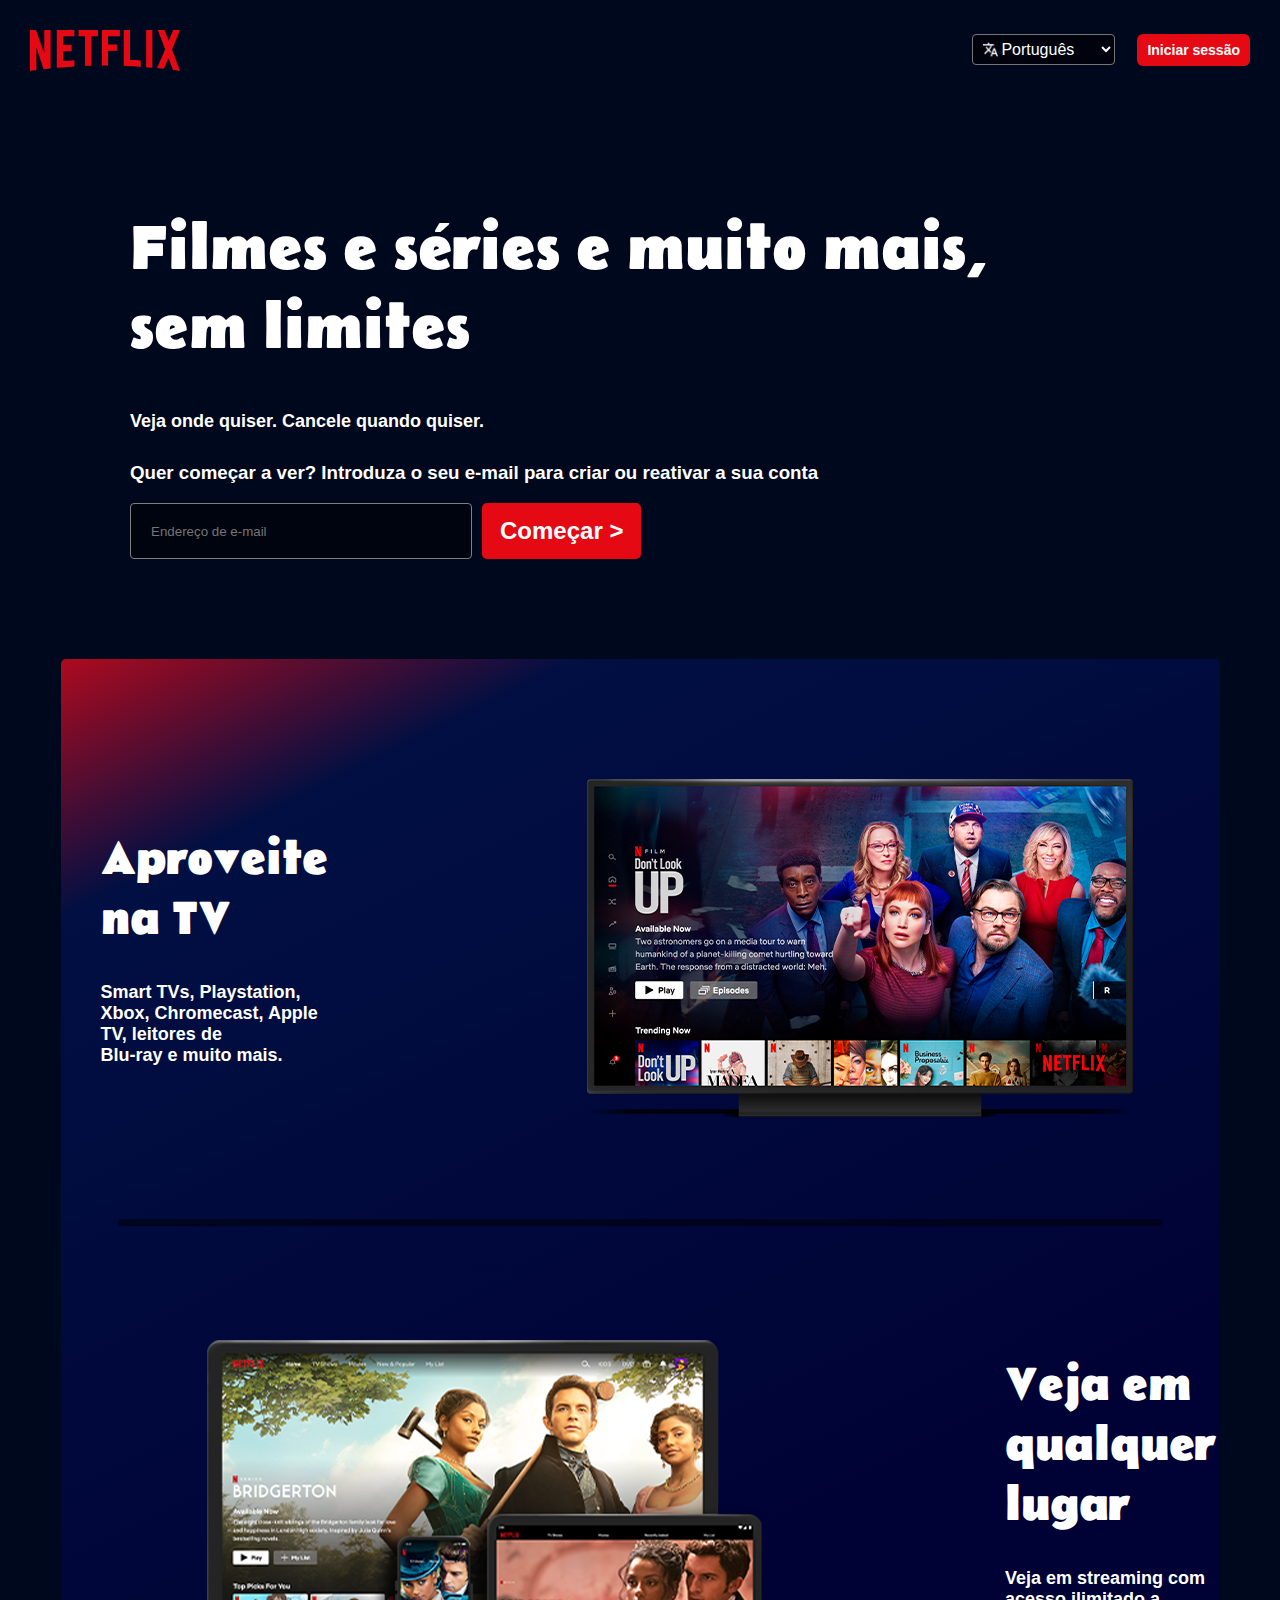
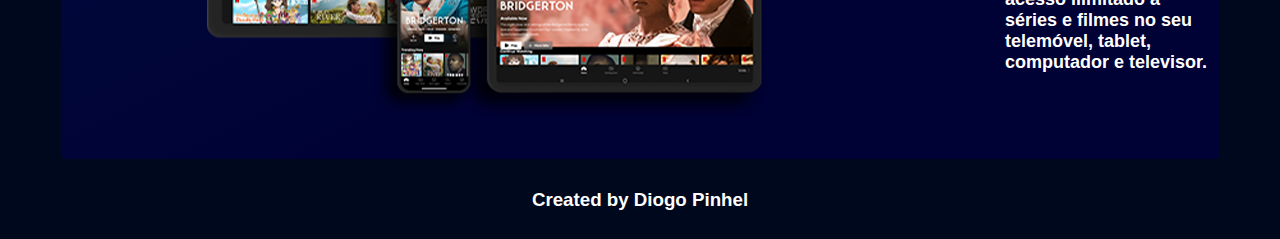
<file: index.html>
<!DOCTYPE html>
<html lang="en"> 
<head>
    <!-- O meta costuma ter :(conjunto de caracteres, descrição da pagina, autor do documento, configurações da janela de config)-->
    <meta charset="UTF-8"> 
    <meta name="viewport" content="width=device-width, initial-scale=1.0"> 
    <link href="./styles/style.css" rel="stylesheet"> <!-- Aqui é onde você vincula seu arquivo CSS -->
    <title>Netflix Portugal</title> <!-- NOME NA BARRA DE NAVEGAÇÃO -->
</head>

<body>
<div id="container">
    <div id="header">
        <img src="./assets/images/logo.png" id="logo">
        <div id="navigation">
            <select id="select-linguage">
                <option class="options">Português</option>
                <option class="options">English</option>
            </select>
            <button id="btn-enter">Iniciar sessão</button>
        </div>
    </div>
    <div id="main">
        <h1 id="title-main">Filmes e séries e muito mais, <br> sem limites</h1>
        <h2 class="subtitle-main">Veja onde quiser. Cancele quando quiser.</h2>
        <h3>Quer começar a ver? Introduza o seu e-mail para criar ou reativar a sua conta</h3>
            <form>
                <input type="email" placeholder="Endereço de e-mail" id="input">
                <button id="btn-start">Começar ></button>

            </form>



    </div>
    <div id="box-container">
        <div class="box-info">
            <div class="box-text">
                <h1 class="box-title">Aproveite na TV</h1>
                <h2 class="subtitle-main">Smart TVs, Playstation, Xbox, Chromecast, Apple TV, leitores de <br> Blu-ray e muito mais.</h2>
            </div>
            <img src="./assets/images/tv.png" id="tv">
        </div>
        <div class="shadow"></div>
        <div class="box-info">
            <img src="./assets/images/tablet.png" id="tablet">
            <div class="box-text">
                <h1 class="box-title">Veja em qualquer lugar</h1>
                <h2 class="subtitle-main">Veja em streaming com acesso ilimitado a séries e filmes no seu telemóvel, tablet, computador e televisor.</h2>
            </div>
        </div>
    </div>
    <div id="box-credits">
        <h3 id="credits">Created by Diogo Pinhel</h3>
    </div>
</div>
</body>

</html>
</file>
<file: styles/style.css>
@import url('https://fonts.googleapis.com/css2?family=Belanosima:wght@600&display=swap');
@import url('https://fonts.googleapis.com/css2?family=Belanosima&family=Ubuntu&display=swap');

body{
    margin: 0px;
    background-color: #00081d;
}
#logo{
    width: 150px;

}


#container{
    background-image: linear-gradient(103.24deg, rgba(0, 8, 29, 0.9) 23.83%, rgba(0, 8, 29, 0.3) 96.1%), url(https://assets.nflxext.com/ffe/siteui/vlv3/530fc327-2ddb-4038-a3f0-2da2d9ccede1/81c68250-e0f1-4cd8-bf2d-4fd8222163de/BR-pt-20230619-popsignuptwoweeks-perspective_alpha_website_large.jpg);
    background-size: cover;
    height: 880px;
    padding: 30px;

}

#header{

    display: flex;
    flex-direction: row;
    align-items: center;
    justify-content: space-between; 
}


#select-linguage{
    padding: 5px 24px;
    font-size: 16px;
    color: white;
    background-color: rgba(0, 0, 0, 0.541);
    border-radius: 4px;
    margin-right: 18px;
    background-image: url(../assets/images/language.png);
    background-size: 15px;
    background-repeat: no-repeat;
    background-position: 10px;


}


#btn-enter{
    padding: 8px 10px;
    font-size: 14px;
    background-color: #e50914;
    border: none;
    border-radius: 6px;
    color: white;
    font-family: Arial, Helvetica, sans-serif;
    font-weight: bold;
    

}

.options{
    background-color: white;
    color: black;
    font-family: inherit;}

 
#main{
color:white ;
margin-top: 140px;
margin-left: 100px;

}

    
#title-main{
    font-size: 64px;
    font-family: 'Belanosima', sans-serif;

}
h3{
    font-weight: 300px;
    font-family: sans-serif;
    margin-top: 30px;
    
}

form{
    display: flex;
    flex-direction: row;
}

.subtitle-main{
    font-family: sans-serif;

}

#input{
    height: 14px;
    width: 300px;
    border: 1px solid gray;
    background-color: rgba(0, 0, 0, 0.493); 
    padding: 20px; 
    border-radius: 4px;

}


#btn-start{
    padding: 0px 18px;
    background-color: #e50914;
    border: none;
    border-radius: 5px;
    color: white;
    font-family: Arial, Helvetica, sans-serif;
    font-weight: bold;
    margin-left: 10px;
    font-size: 24px;
}

#box-container{
    width: 95%;
    height: 1100px;
    margin: 0 auto;
    margin-top: 100px;
    background: linear-gradient(333.52deg, #000235 24.58%, #010f42 84.55%, #E40913 104.96%);;
    border-radius: 5px;
}

.box-info{
    display: flex;
    flex-direction: row;
    color: white;
    align-items: center;
    padding: 40px;
    justify-content: center;
}

#box-text{
    display: flex;
    flex-direction: row;
}
.box-title{
    font-family: 'Belanosima', sans-serif;
    font-size: 48px;
}

.subtitle-main{
    font-size: 18px;
}

#tv{
    margin-left: 200px;
}

#tablet{
    margin-right: 200px;
    margin-left: 100px;
}

.shadow{
    width: 90%;
    height: 7px;
    border-radius: 10px;
    background-color: rgba(0, 0, 0, 0.5);
    margin: 0 auto;
}

#box-credits{
height: 50px;


}

#credits{
    color: white;
    font-family: 'Franklin Gothic Medium', 'Arial Narrow', Arial, sans-serif;
    display: flex;
    justify-content: center;
    font-weight: bold;

    
}
</file>
